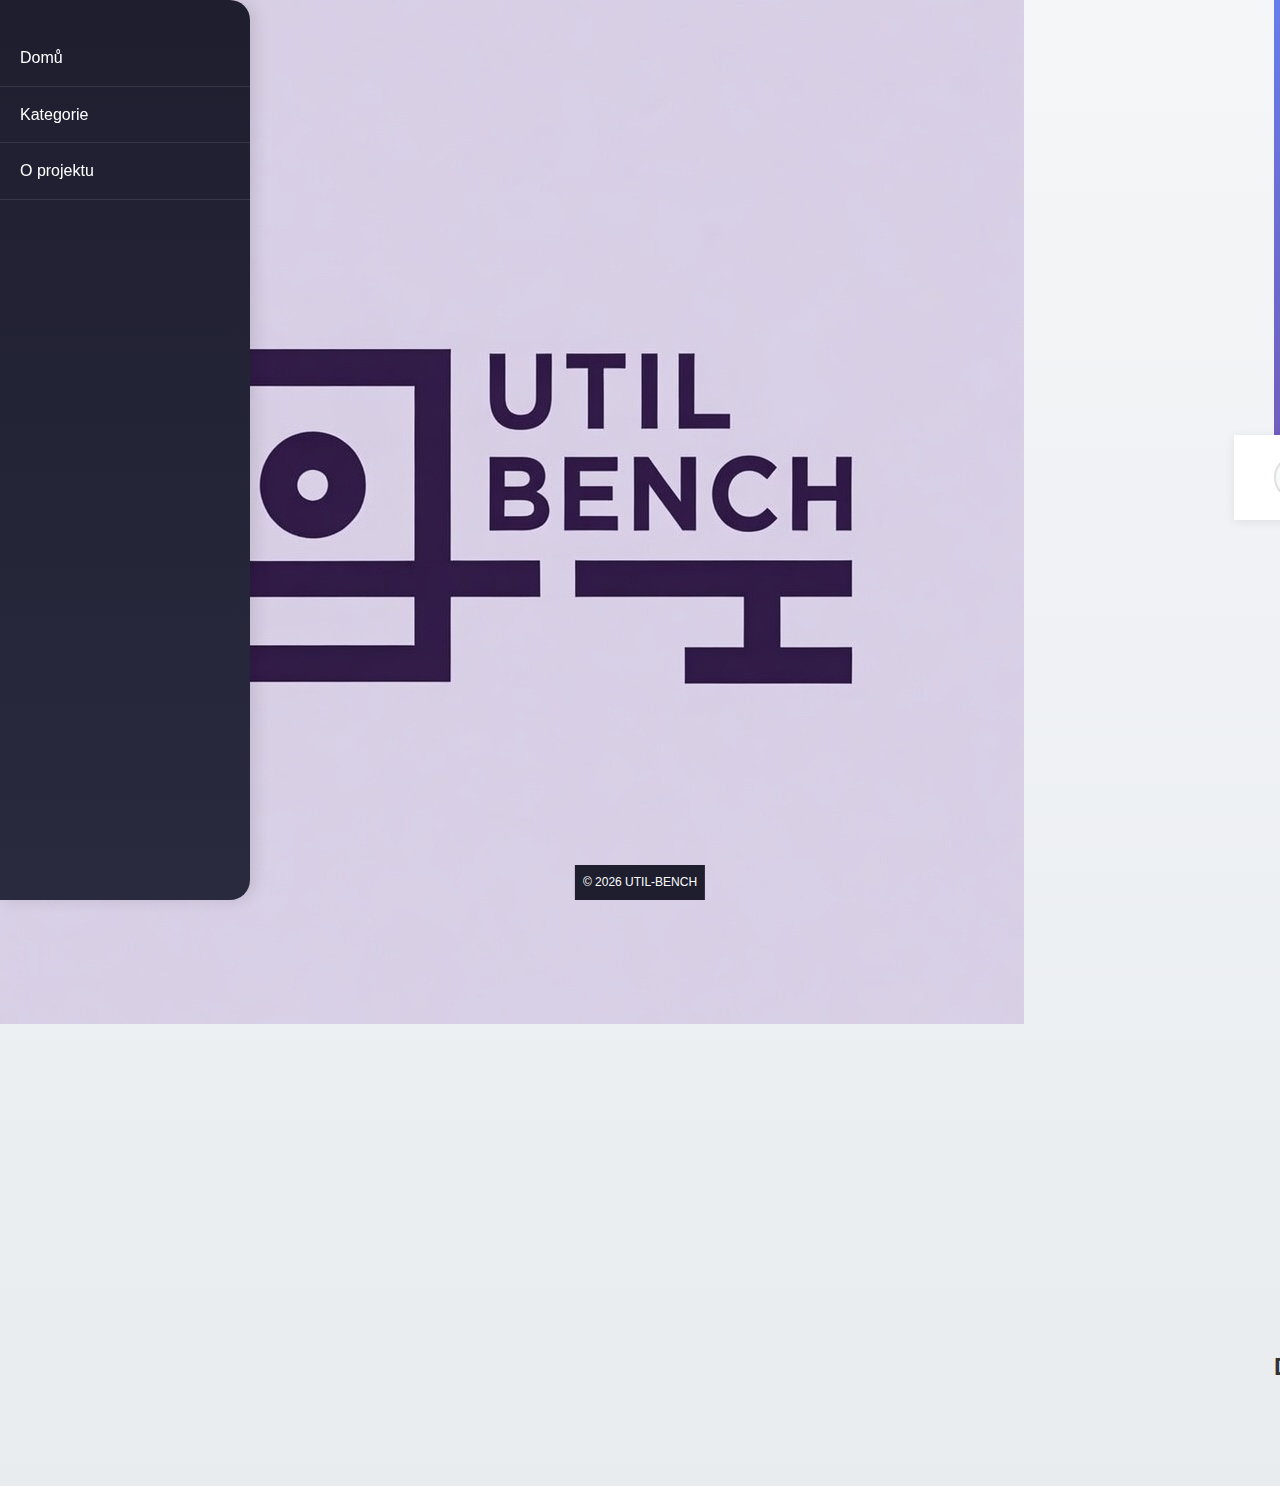
<file: frontend/index.html>
<!DOCTYPE html>
<html lang="cs">
<meta author="Jakub Klášterka, Václav Pašek, Tomáš Zierl, Tadeáš Pokora, Štěpán Žítek">
<head>
    <meta charset="UTF-8">
    <title>UtilBench</title>
    <link rel="stylesheet" href="style.css">
</head>
<body>
<div class="container">
<div class="sidebar-logo">
  <img src="logo.jpg" alt="UTIL-BENCH Logo" class="logo-img">
</div>
<header>
  <nav>
    <a href="#" onclick="event.preventDefault(); navigateTo('home')">Domů</a>
    <a href="#" onclick="event.preventDefault(); navigateTo('kategorie')">Kategorie</a>
    <a href="#" onclick="event.preventDefault(); navigateTo('o-projektu')">O projektu</a>
  </nav>
</header>


<main>

<!-- ============ DOMŮ PAGE ============ -->
<div id="home" class="page">
    <section class="hero">
        <h1>Vyber si spotřebič chytře</h1>
        <p>Porovnání výkonu, ceny a spolehlivosti bez zbytečných recenzí</p>
    </section>
    <div class="global-search-bar">
      <div class="search-box">
        <input type="text" id="searchInput" placeholder="Vyhledat produkty...">
        <div id="searchResults"></div>
      </div>
    </div>
    </section>

    <section class="categories">
        <h2>Kategorie</h2>
        <div class="category-grid">
            <div class="category-item">
                <div class="category" onclick="toggleCategory(this)">
                    <img src="images/kitchen-category.png" alt="Kuchyň" class="category-image"> Kuchyň
                    <span class="toggle">▼</span>
                </div>
                <div class="subcategories">
                    <a href="#" onclick="event.preventDefault(); navigateTo('kuchyn');" class="subcategory">Všechny produkty</a>
                    <a href="#" onclick="event.preventDefault(); navigateTo('mikrovlnky');" class="subcategory">Mikrovlnky</a>
                    <a href="#" onclick="event.preventDefault(); navigateTo('trouba');" class="subcategory">Trouby</a>
                    <a href="#" onclick="event.preventDefault(); navigateTo('lednice');" class="subcategory">Lednice</a>
                    <a href="#" onclick="event.preventDefault(); navigateTo('varnedeska');" class="subcategory">Varné desky</a>
                    <a href="#" onclick="event.preventDefault(); navigateTo('myckanadobi');" class="subcategory">Myčky nádobí</a>
                    <a href="#" onclick="event.preventDefault(); navigateTo('kavorny');" class="subcategory">Kávovary</a>
                    <a href="#" onclick="event.preventDefault(); navigateTo('fritezy');" class="subcategory">Fritézy</a>
                    <a href="#" onclick="event.preventDefault(); navigateTo('mixery');" class="subcategory">Mixéry</a>
                </div>
            </div>
            <div class="category-item">
                <div class="category" onclick="toggleCategory(this)">
                    <img src="images/bathroom-category.png" alt="Koupelna" class="category-image"> Koupelna
                    <span class="toggle">▼</span>
                </div>
                <div class="subcategories">
                    <a href="#" onclick="event.preventDefault(); navigateTo('koupelna');" class="subcategory">Všechny produkty</a>
                    <a href="#" onclick="event.preventDefault(); navigateTo('pracky');" class="subcategory">Pračky</a>
                    <a href="#" onclick="event.preventDefault(); navigateTo('ohrivac');" class="subcategory">Ohřívače vody</a>
                    <a href="#" onclick="event.preventDefault(); navigateTo('ventilator');" class="subcategory">Ventilátory</a>
                    <a href="#" onclick="event.preventDefault(); navigateTo('susicka');" class="subcategory">Sušičky prádla</a>
                    <a href="#" onclick="event.preventDefault(); navigateTo('sprchovka');" class="subcategory">Sprchové hlavice</a>
                    <a href="#" onclick="event.preventDefault(); navigateTo('toaleta');" class="subcategory">Toaletní prkénka</a>
                    <a href="#" onclick="event.preventDefault(); navigateTo('odsavac');" class="subcategory">Odsavače par</a>
                    <a href="#" onclick="event.preventDefault(); navigateTo('zrcadlo');" class="subcategory">Zrcadla s osvětlením</a>
                </div>
            </div>
            <div class="category-item">
                <div class="category" onclick="toggleCategory(this)">
                    <img src="images/computer-category.png" alt="Počítače" class="category-image"> Počítače
                    <span class="toggle">▼</span>
                </div>
                <div class="subcategories">
                    <a href="#" onclick="event.preventDefault(); navigateTo('pocitace');" class="subcategory">Všechny produkty</a>
                    <a href="#" onclick="event.preventDefault(); navigateTo('cpu');" class="subcategory">CPU</a>
                    <a href="#" onclick="event.preventDefault(); navigateTo('gpu');" class="subcategory">GPU</a>
                    <a href="#" onclick="event.preventDefault(); navigateTo('component');" class="subcategory">Komponenty</a>
                    <a href="#" onclick="event.preventDefault(); navigateTo('keyboard');" class="subcategory">Klávesnice</a>
                    <a href="#" onclick="event.preventDefault(); navigateTo('mouse');" class="subcategory">Myši</a>
                    <a href="#" onclick="event.preventDefault(); navigateTo('monitor');" class="subcategory">Monitory</a>
                    <a href="#" onclick="event.preventDefault(); navigateTo('laptop');" class="subcategory">Notebooky</a>
                    <a href="#" onclick="event.preventDefault(); navigateTo('desktop');" class="subcategory">Stolní počítače</a>
                </div>
            </div>
        </div>
    </section>

    <section class="recommended">
      <h2 style="margin-top:30px;">Doporučené</h2>
      <div id="recommended-products" class="products-container"></div>
    </section>

    <section class="benchmark" id="benchmark-home">
        <!-- Produkty se dynamicky načítají z script.js -->
    </section>
</div>

<!-- ============ KATEGORIE PAGE ============ -->
<div id="kategorie" class="page">
    <section class="hero">
        <h1>Kategorie</h1>
        <p>Vyberte kategorii a porovnávejte spotřebiče</p>
    </section>

    <section class="categories">
        <div class="category-grid">
            <div class="category-item">
                <div class="category" onclick="toggleCategory(this)">
                    <img src="images/kitchen-category.png" alt="Kuchyň" class="category-image"> Kuchyně           
                    <span class="toggle">▼</span>
                </div>
                <div class="subcategories">
                    <a href="#" onclick="event.preventDefault(); navigateTo('kuchyn');" class="subcategory">Všechny produkty</a>
                    <a href="#" onclick="event.preventDefault(); navigateTo('mikrovlnky');" class="subcategory">Mikrovlnky</a>
                    <a href="#" onclick="event.preventDefault(); navigateTo('trouba');" class="subcategory">Trouby</a>
                    <a href="#" onclick="event.preventDefault(); navigateTo('lednice');" class="subcategory">Lednice</a>
                    <a href="#" onclick="event.preventDefault(); navigateTo('varnedeska');" class="subcategory">Varné desky</a>
                    <a href="#" onclick="event.preventDefault(); navigateTo('myckanadobi');" class="subcategory">Myčky nádobí</a>
                    <a href="#" onclick="event.preventDefault(); navigateTo('kavorny');" class="subcategory">Kávovary</a>
                    <a href="#" onclick="event.preventDefault(); navigateTo('fritezy');" class="subcategory">Fritézy</a>
                    <a href="#" onclick="event.preventDefault(); navigateTo('mixery');" class="subcategory">Mixéry</a>
                </div>
            </div>
            <div class="category-item">
                <div class="category" onclick="toggleCategory(this)">
                    <img src="images/bathroom-category.png" alt="Koupelna" class="category-image"> Koupelna
                    <span class="toggle">▼</span>
                </div>
                <div class="subcategories">
                    <a href="#" onclick="event.preventDefault(); navigateTo('koupelna');" class="subcategory">Všechny produkty</a>
                    <a href="#" onclick="event.preventDefault(); navigateTo('pracky');" class="subcategory">Pračky</a>
                    <a href="#" onclick="event.preventDefault(); navigateTo('ohrivac');" class="subcategory">Ohřívače vody</a>
                    <a href="#" onclick="event.preventDefault(); navigateTo('ventilator');" class="subcategory">Ventilátory</a>
                    <a href="#" onclick="event.preventDefault(); navigateTo('susicka');" class="subcategory">Sušičky prádla</a>
                    <a href="#" onclick="event.preventDefault(); navigateTo('sprchovka');" class="subcategory">Sprchové hlavice</a>
                    <a href="#" onclick="event.preventDefault(); navigateTo('toaleta');" class="subcategory">Toaletní prkénka</a>
                    <a href="#" onclick="event.preventDefault(); navigateTo('odsavac');" class="subcategory">Odsavače par</a>
                    <a href="#" onclick="event.preventDefault(); navigateTo('zrcadlo');" class="subcategory">Zrcadla s osvětlením</a>
                </div>
            </div>
            <div class="category-item">
                <div class="category" onclick="toggleCategory(this)">
                    <img src="images/computer-category.png" alt="Počítače" class="category-image"> Počítače
                    <span class="toggle">▼</span>
                </div>
                <div class="subcategories">
                    <a href="#" onclick="event.preventDefault(); navigateTo('pocitace');" class="subcategory">Všechny produkty</a>
                    <a href="#" onclick="event.preventDefault(); navigateTo('cpu');" class="subcategory">CPU</a>
                    <a href="#" onclick="event.preventDefault(); navigateTo('gpu');" class="subcategory">GPU</a>
                    <a href="#" onclick="event.preventDefault(); navigateTo('component');" class="subcategory">Komponenty</a>
                    <a href="#" onclick="event.preventDefault(); navigateTo('keyboard');" class="subcategory">Klávesnice</a>
                    <a href="#" onclick="event.preventDefault(); navigateTo('mouse');" class="subcategory">Myši</a>
                    <a href="#" onclick="event.preventDefault(); navigateTo('monitor');" class="subcategory">Monitory</a>
                    <a href="#" onclick="event.preventDefault(); navigateTo('laptop');" class="subcategory">Notebooky</a>
                    <a href="#" onclick="event.preventDefault(); navigateTo('desktop');" class="subcategory">Stolní počítače</a>
                </div>
            </div>
        </div>
    </section>
</div>

<!-- ============ O PROJEKTU PAGE ============ -->
<div id="o-projektu" class="page">
    <section class="hero">
        <h1>O projektu</h1>
        <p>Nástroj pro inteligentní porovnávání domácích spotřebičů</p>
    </section>

    <section class="about">
        <div class="about-content">
            <h2>Co je UtilBench?</h2>
            <p>UtilBench je online platforma zaměřená na porovnávání domácích spotřebičů. 
               Naším cílem je pomoci vám vybrat si ten správný spotřebič na základě skutečných parametrů, ceny a spolehlivosti – bez zbytečných a zavádějících recenzí.</p>
            
            <h2>Naše mise</h2>
            <p>Chceme demystifikovat nákup domácích spotřebičů. Místo dlouhých textů plných subjektivních názorů vám poskytujeme přesná data, benchmark testy a porovnání na jednom místě.</p>
            
            <h2>Jak to funguje?</h2>
            <ul>
                <li><strong>Výběr kategorie:</strong> Zvolte si kategorii spotřebiče (Kuchyň, Koupelna, atd.)</li>
                <li><strong>Porovnání produktů:</strong> Podívejte se na konkrétní produkty a jejich parametry</li>
                <li><strong>Snadné rozhodnutí:</strong> Všechna data jsou v přehledné tabulce</li>
                <li><strong>Nákup:</strong> Přímý odkaz na ověřené obchody</li>
            </ul>
            
            <h2>Autor a tým</h2>
            <p><strong>Tvůrci projektu:</strong></p>
            <ul>
                <li>Jakub Klášterka</li>
                <li>Václav Pašek</li>
                <li>Tomáš Zierl</li>
            </ul>
            <h2>Kontakt</h2>
            <p>Máte návrhy nebo připomínky? Rádi je slyšíme!</p>
            <p><strong>Email:</strong></p>
        </div>
    </section>
</div>

<!-- ============ PRODUKTY PAGES ============ -->
<!-- KUCHYŇ -->
<div id="kuchyn" class="page">
    <section class="hero">
        <h1>🍽️ Kuchyň</h1>
        <p>Porovnání spotřebičů do kuchyně</p>
    </section>
    <section class="benchmark" id="benchmark-kuchyn"></section>
</div>

<!-- MIKROVLNKY -->
<div id="mikrovlnky" class="page">
    <section class="hero">
        <h1>Mikrovlnky</h1>
        <p>Porovnání mikrovlnných trouб</p>
    </section>
    <section class="benchmark" id="benchmark-mikrovlnky"></section>
</div>

<!-- TROUBA -->
<div id="trouba" class="page">
    <section class="hero">
        <h1>Trouby</h1>
        <p>Porovnání elektrických trub</p>
    </section>
    <section class="benchmark" id="benchmark-trouba"></section>
</div>

<!-- LEDNICE -->
<div id="lednice" class="page">
    <section class="hero">
        <h1>Lednice</h1>
        <p>Porovnání chladičů</p>
    </section>
    <section class="benchmark" id="benchmark-lednice"></section>
</div>

<!-- VARNEDESKA -->
<div id="varnedeska" class="page">
    <section class="hero">
        <h1>Varné desky</h1>
        <p>Porovnání varných desek</p>
    </section>
    <section class="benchmark" id="benchmark-varnedeska"></section>
</div>

<!-- MYCKANADOBI -->
<div id="myckanadobi" class="page">
    <section class="hero">
        <h1>Myčky nádobí</h1>
        <p>Porovnání myček nádobí</p>
    </section>
    <section class="benchmark" id="benchmark-myckanadobi"></section>
</div>

<!-- KAVORNY -->
<div id="kavorny" class="page">
    <section class="hero">
        <h1>Kávovary</h1>
        <p>Porovnání kávoven</p>
    </section>
    <section class="benchmark" id="benchmark-kavorny"></section>
</div>

<!-- FRITEZY -->
<div id="fritezy" class="page">
    <section class="hero">
        <h1>Fritézy</h1>
        <p>Porovnání fritéz</p>
    </section>
    <section class="benchmark" id="benchmark-fritezy"></section>
</div>

<!-- MIXERY -->
<div id="mixery" class="page">
    <section class="hero">
        <h1>Mixéry</h1>
        <p>Porovnání mixérů</p>
    </section>
    <section class="benchmark" id="benchmark-mixery"></section>
</div>

<!-- KOUPELNA -->
<div id="koupelna" class="page">
    <section class="hero">
        <h1>🚿 Koupelna</h1>
        <p>Porovnání spotřebičů do koupelny</p>
    </section>
    <section class="benchmark" id="benchmark-koupelna"></section>
</div>

<!-- PRACKY -->
<div id="pracky" class="page">
    <section class="hero">
        <h1>Pračky</h1>
        <p>Porovnání pracích strojů</p>
    </section>
    <section class="benchmark" id="benchmark-pracky"></section>
</div>

<!-- OHRIVAC -->
<div id="ohrivac" class="page">
    <section class="hero">
        <h1>Ohřívače vody</h1>
        <p>Porovnání ohřívačů vody</p>
    </section>
    <section class="benchmark" id="benchmark-ohrivac"></section>
</div>

<!-- VENTILATOR -->
<div id="ventilator" class="page">
    <section class="hero">
        <h1>Ventilátory</h1>
        <p>Porovnání ventilátorů</p>
    </section>
    <section class="benchmark" id="benchmark-ventilator"></section>
</div>

<!-- SUSICKA -->
<div id="susicka" class="page">
    <section class="hero">
        <h1>Sušičky prádla</h1>
        <p>Porovnání sušiček prádla</p>
    </section>
    <section class="benchmark" id="benchmark-susicka"></section>
</div>

<!-- SPRCHOVKA -->
<div id="sprchovka" class="page">
    <section class="hero">
        <h1>Sprchové hlavice</h1>
        <p>Porovnání sprchových hlavic</p>
    </section>
    <section class="benchmark" id="benchmark-sprchovka"></section>
</div>

<!-- TOALETA -->
<div id="toaleta" class="page">
    <section class="hero">
        <h1>Toaletní prkénka</h1>
        <p>Porovnání toaletních prkének</p>
    </section>
    <section class="benchmark" id="benchmark-toaleta"></section>
</div>

<!-- ODSAVAC -->
<div id="odsavac" class="page">
    <section class="hero">
        <h1>Odsavače par</h1>
        <p>Porovnání odsavačů par</p>
    </section>
    <section class="benchmark" id="benchmark-odsavac"></section>
</div>

<!-- ZRCADLO -->
<div id="zrcadlo" class="page">
    <section class="hero">
        <h1>Zrcadla s osvětlením</h1>
        <p>Porovnání zrcadel s osvětlením</p>
    </section>
    <section class="benchmark" id="benchmark-zrcadlo"></section>
</div>

<!-- POCITACE -->
<div id="pocitace" class="page">
    <section class="hero">
        <h1>💻 Počítače</h1>
        <p>Porovnání počítačů a komponent</p>
    </section>
    <section class="benchmark" id="benchmark-pocitace"></section>
</div>

<!-- CPU -->
<div id="cpu" class="page">
    <section class="hero">
        <h1>Procesory (CPU)</h1>
        <p>Porovnání procesorů ze všech výrobců</p>
    </section>
    <section class="benchmark" id="benchmark-cpu"></section>
</div>

<!-- GPU -->
<div id="gpu" class="page">
    <section class="hero">
        <h1>Grafické karty (GPU)</h1>
        <p>Porovnání grafických karet</p>
    </section>
    <section class="benchmark" id="benchmark-gpu"></section>
</div>

<!-- COMPONENT -->
<div id="component" class="page">
    <section class="hero">
        <h1>Komponenty</h1>
        <p>Porovnání počítačových komponent</p>
    </section>
    <section class="benchmark" id="benchmark-component"></section>
</div>

<!-- KEYBOARD -->
<div id="keyboard" class="page">
    <section class="hero">
        <h1>Klávesnice</h1>
        <p>Porovnání klávesnic</p>
    </section>
    <section class="benchmark" id="benchmark-keyboard"></section>
</div>

<!-- MOUSE -->
<div id="mouse" class="page">
    <section class="hero">
        <h1>Myši</h1>
        <p>Porovnání počítačových myší</p>
    </section>
    <section class="benchmark" id="benchmark-mouse"></section>
</div>

<!-- MONITOR -->
<div id="monitor" class="page">
    <section class="hero">
        <h1>Monitory</h1>
        <p>Porovnání monitorů</p>
    </section>
    <section class="benchmark" id="benchmark-monitor"></section>
</div>

<!-- LAPTOP -->
<div id="laptop" class="page">
    <section class="hero">
        <h1>Notebooky</h1>
        <p>Porovnání notebooků</p>
    </section>
    <section class="benchmark" id="benchmark-laptop"></section>
</div>

<!-- DESKTOP -->
<div id="desktop" class="page">
    <section class="hero">
        <h1>Stolní počítače</h1>
        <p>Porovnání stolních počítačů</p>
    </section>
    <section class="benchmark" id="benchmark-desktop"></section>
</div>

<footer>
    <p>© 2026 UTIL-BENCH</p>
</footer>
</main>
</div>

<script>
// ============ SINGLE PAGE APP NAVIGATION ============
// API URLs
const API_URL = 'https://utilbench-api.tomkoid.cz/api/v1/products';
const CATEGORIES_API_URL = 'https://utilbench-api.tomkoid.cz/api/v1/categories';

let products = [];
let categories = [];
let currentPage = 'home';

// Mapování page ID na kategorie a tagy pro filtraci
const pageConfigMap = {
  'cpu': { categoryIds: [1], tag: 'cpu' },
  'gpu': { categoryIds: [1], tag: 'gpu' },
  'component': { categoryIds: [1], tag: 'component' },
  'keyboard': { categoryIds: [1], tag: 'keyboard' },
  'mouse': { categoryIds: [1], tag: 'mouse' },
  'monitor': { categoryIds: [1], tag: 'monitor' },
  'laptop': { categoryIds: [1], tag: 'laptop' },
  'desktop': { categoryIds: [1], tag: 'desktop' },
  'pocitace': { categoryIds: [1], tag: null },
  'mikrovlnky': { categoryIds: [4], tag: 'microwave' },
  'trouba': { categoryIds: [4], tag: 'oven' },
  'lednice': { categoryIds: [4], tag: 'fridge' },
  'varnedeska': { categoryIds: [4], tag: 'cooktop' },
  'myckanadobi': { categoryIds: [4], tag: 'dishwasher' },
  'kavorny': { categoryIds: [4], tag: 'coffee' },
  'fritezy': { categoryIds: [4], tag: 'fryer' },
  'mixery': { categoryIds: [4], tag: 'mixer' },
  'kuchyn': { categoryIds: [4], tag: null },
  'pracky': { categoryIds: [2], tag: 'washer' },
  'ohrivac': { categoryIds: [2], tag: 'heater' },
  'ventilator': { categoryIds: [2], tag: 'fan' },
  'susicka': { categoryIds: [2], tag: 'dryer' },
  'sprchovka': { categoryIds: [2], tag: 'shower' },
  'toaleta': { categoryIds: [2], tag: 'toilet' },
  'odsavac': { categoryIds: [2], tag: 'extractor' },
  'zrcadlo': { categoryIds: [2], tag: 'mirror' },
  'koupelna': { categoryIds: [2], tag: null }
};

// Naviguj na novou stránku
function navigateTo(pageId) {
  try {
    // Skryj všechny stránky
    document.querySelectorAll('.page').forEach(page => {
      page.style.display = 'none';
      page.classList.remove('active');
    });
    
    // Zobraz vybranou stránku
    const page = document.getElementById(pageId);
    if (page) {
      page.style.display = 'block';
      page.classList.add('active');
      currentPage = pageId;
      
      // Načti produkty pro tuto stránku
      if (pageId !== 'home' && pageId !== 'kategorie' && pageId !== 'o-projektu') {
        loadProductsForPage(pageId);
      }
      
      // Očisti search input
      const searchInput = document.getElementById('searchInput');
      if (searchInput) {
        searchInput.value = '';
      }
    } else {
      console.error('Stránka nenalezena:', pageId);
    }
    
    // Zkroluj na začátek
    window.scrollTo(0, 0);
  } catch (error) {
    console.error('Chyba v navigateTo:', error);
  }
}

// Filtruj produkty podle stránky a zobraz je
function loadProductsForPage(pageId) {
  const benchmarkId = 'benchmark-' + pageId;
  const benchmarkSection = document.getElementById(benchmarkId);
  
  if (!benchmarkSection) {
    console.warn('Benchmark section nenalezen:', benchmarkId);
    return;
  }
  
  const config = pageConfigMap[pageId];
  if (!config) {
    benchmarkSection.innerHTML = '<p>Žádné produkty nenalezeny.</p>';
    return;
  }
  
  const { categoryIds, tag } = config;
  
  if (!products || products.length === 0) {
    benchmarkSection.innerHTML = '<h2>Benchmark – Porovnání Produktů</h2><p>Načítám produkty...</p>';
    console.log('Produkty ještě nejsou načteny, znovu se pokouším...');
    // Znovu se pokus načíst produkty
    loadProducts().then(() => {
      loadProductsForPage(pageId);
    });
    return;
  }
  
  let filtered = products.filter(product => {
    if (product.category_id === null || product.category_id === undefined) return false;
    return categoryIds.includes(Number(product.category_id));
  });
  
  // Filtruj podle tagu, pokud existuje
  if (tag) {
    filtered = filtered.filter(product => {
      if (!product.tag) return false;
      const tagLower = tag.toLowerCase();
      const productTag = product.tag.toLowerCase();
      // Povolit i množné číslo (např. CPUs, Microwaves)
      return (
        productTag === tagLower ||
        productTag === tagLower + 's' ||
        productTag === tagLower + 'es' ||
        productTag.includes(tagLower) ||
        productTag.includes(tagLower + 's') ||
        productTag.includes(tagLower + 'es')
      );
    });
  }
  
  displayBenchmarkForPage(benchmarkSection, filtered);
}

// Zobraz produkty v benchmark sekci
function displayBenchmarkForPage(section, data) {
  section.innerHTML = '<h2>Benchmark – Porovnání Produktů</h2><div class="products-container"></div>';
  const container = section.querySelector('.products-container');
  
  if (!data || data.length === 0) {
    section.innerHTML += '<p>Žádné produkty nenalezeny.</p>';
    return;
  }
  
  data.forEach(product => {
    const card = document.createElement('div');
    card.className = 'card';
    
    // Příprava fotky - Hledá fotku podle ID produktu (image-{id}.jpg)
    let imageHTML = '';
    const productId = product.id || product.product_id;
    let imageUrl = null;
    
    // Zkusí hledat fotku s názvem: image-{id}.jpg
    if (productId) {
      imageUrl = `images/image-${productId}.jpg`;
    }
    
    if (imageUrl) {
      imageHTML = `<div class="card-image-small"><img src="${imageUrl}" alt="${product.name}" onerror="this.parentElement.style.background='linear-gradient(135deg, #667eea 0%, #764ba2 100%)'"></div>`;
    } else {
      // Prázdná gradient plocha
      imageHTML = `<div class="card-image-small"></div>`;
    }
    
    let specsHTML = '';
    if (product.specifications && typeof product.specifications === 'object') {
      specsHTML = '<div class="card-specs"><table>';
      for (const [key, value] of Object.entries(product.specifications)) {
        specsHTML += `<tr><th>${key}</th><td>${value}</td></tr>`;
      }
      specsHTML += '</table></div>';
    }
    
    const categoryName = product.category_name || 'Ostatní';
    

    card.innerHTML = `
      <div class="card-header">
        ${imageHTML}
        <h3>${product.name}</h3>
      </div>
      <div class="card-body">
        <p class="category-badge">${categoryName}</p>
        ${specsHTML}
        <button class="compare-btn" data-product-name="${encodeURIComponent(product.name)}">Porovnat</button>
      </div>
    `;
    container.appendChild(card);
  });

  // Přidat event listenery na tlačítka Porovnat
  section.querySelectorAll('.compare-btn').forEach(btn => {
    btn.addEventListener('click', function() {
      const name = decodeURIComponent(this.getAttribute('data-product-name'));
      const isActive = this.classList.contains('active');
      if (isActive) {
        removeFromCompare(name);
        this.classList.remove('active');
        this.textContent = 'Porovnat';
      } else {
        addToCompare(name);
        this.classList.add('active');
        this.textContent = 'Odebrat z porovnání';
      }
    });
  });

// Odebrat produkt z porovnání
function removeFromCompare(name) {
  const list = document.getElementById('compare-list');
  if (!list) return;
  const ul = list.querySelector('.compare-ul');
  if (!ul) return;
  [...ul.children].forEach(li => {
    if (li.textContent === name) li.remove();
  });
  // Pokud je seznam prázdný, odstraníme celý blok
  if (ul.children.length === 0) list.remove();
}
}

// Přidat produkt do seznamu porovnání v menu
function addToCompare(name) {
  let list = document.getElementById('compare-list');
  if (!list) {
    // Pokud seznam neexistuje, vytvoř ho v menu
    const sidebar = document.querySelector('header');
    list = document.createElement('div');
    list.id = 'compare-list';
    list.innerHTML = '<div class="compare-title">Porovnání:</div><ul class="compare-ul"></ul>';
    sidebar.appendChild(list);
  }
  const ul = list.querySelector('.compare-ul');
  // Zamezit duplicitám
  if ([...ul.children].some(li => li.textContent === name)) return;
  const li = document.createElement('li');
  li.textContent = name;
  ul.appendChild(li);
  // Pokud jsou vybrány dva produkty, otevři compare.html s parametry
  if (ul.children.length === 2) {
    const selected = [...ul.children].map(li => encodeURIComponent(li.textContent));
    const url = `compare.html?product1=${selected[0]}&product2=${selected[1]}`;
    window.open(url, '_blank');
  }
}


// Rozbal/sbal kategorie
function toggleCategory(element) {
  try {
    const subcategories = element.nextElementSibling;
    const toggle = element.querySelector('.toggle');
    
    if (subcategories && toggle) {
      subcategories.classList.toggle('open');
      toggle.textContent = subcategories.classList.contains('open') ? '▲' : '▼';
    }
  } catch (error) {
    console.error('Chyba v toggleCategory:', error);
  }
}

// Načti kategorie z API
async function loadCategories() {
  try {
    console.log('Načítám kategorie z API:', CATEGORIES_API_URL);
    const response = await fetch(CATEGORIES_API_URL);
    
    if (!response.ok) {
      throw new Error(`Chyba API: ${response.status}`);
    }
    
    const data = await response.json();
    categories = data.categories || data;
    console.log('Kategorie načteny:', categories);
  } catch (error) {
    console.error('Chyba při načítání kategorií:', error);
  }
}

// Načti a zobraz produkty ze serveru
async function loadProducts() {
  try {
    console.log('Načítám data z API:', API_URL);
    const response = await fetch(API_URL);
    
    if (!response.ok) {
      throw new Error(`Chyba API: ${response.status}`);
    }
    
    const data = await response.json();
    products = data.products || data;
    console.log('Data načtena:', products);
    console.log('Počet produktů:', products.length);
  } catch (error) {
    console.error('Chyba při načítání dat:', error);
    console.log('Pokud je API nedostupná, aplikace přesto funguje. Otevřete konzoli (F12) pro více detailů.');
  }
}

// Filtruj a zobraz produkty podle vyhledávacího dotazu - HLEDÁ VE VŠECH PRODUKTECH
function filterAndDisplay(query) {
  const benchmarkId = 'benchmark-' + currentPage;
  const benchmarkSection = document.getElementById(benchmarkId);
  
  if (!benchmarkSection) return;
  
  // Pokud je prázdný dotaz, zobraz produkty aktuální stránky
  if (!query.trim()) {
    if (currentPage !== 'home' && currentPage !== 'kategorie' && currentPage !== 'o-projektu') {
      loadProductsForPage(currentPage);
    }
    return;
  }
  
  // Hledej ve VŠECH produktech bez ohledu na aktuální stránku
  const filtered = products.filter(p => 
    (p.name && p.name.toLowerCase().includes(query.toLowerCase())) ||
    (p.category_name && p.category_name.toLowerCase().includes(query.toLowerCase())) ||
    (p.tag && p.tag.toLowerCase().includes(query.toLowerCase()))
  );
  
  displayBenchmarkForPage(benchmarkSection, filtered);
}

// Inicializace
document.addEventListener('DOMContentLoaded', async () => {
  console.log('Inicializuji SPA aplikaci...');
  await loadCategories();
  await loadProducts();
  
  const searchInput = document.getElementById('searchInput');
  if (searchInput) {
    searchInput.addEventListener('input', (e) => {
      filterAndDisplay(e.target.value);
    });
  }
  
  // Načti domovskou stránku
  navigateTo('home');

  // === DOPORUČENÉ PRODUKTY ===
  function renderRecommended(products) {
    const container = document.getElementById('recommended-products');
    if (!container) return;
    container.innerHTML = '';
    // Vyber náhodně 3 různé produkty
    const shuffled = products.slice().sort(() => 0.5 - Math.random());
    const selected = shuffled.slice(0, 3);
    selected.forEach(product => {
      const card = document.createElement('div');
      card.className = 'card';
      let imageUrl = '';
      const productId = product.id || product.product_id;
      if (productId) {
        imageUrl = `images/image-${productId}.jpg`;
      } else {
        imageUrl = 'images/placeholder.png';
      }
      card.innerHTML = `
        <div class="card-header">
          <div class="card-image-small"><img src="${imageUrl}" alt="${product.name}" onerror="this.parentElement.style.background='linear-gradient(135deg, #667eea 0%, #764ba2 100%)'"></div>
          <h3>${product.name}</h3>
        </div>
        <div class="card-body">
          <p class="category-badge">${product.category_name || 'Ostatní'}</p>
          <p>${product.description || ''}</p>
        </div>
      `;
      container.appendChild(card);
    });
  }

  // Po načtení produktů zobraz doporučené
  if (products && products.length > 0) {
    renderRecommended(products);
  } else {
    // Pokud ještě nejsou produkty, počkej na jejich načtení
    const origLoadProducts = loadProducts;
    window.loadProducts = async function() {
      await origLoadProducts.apply(this, arguments);
      renderRecommended(products);
    };
  }
  console.log('SPA aplikace připravena');
});
</script>

</body>
</html>
</file>
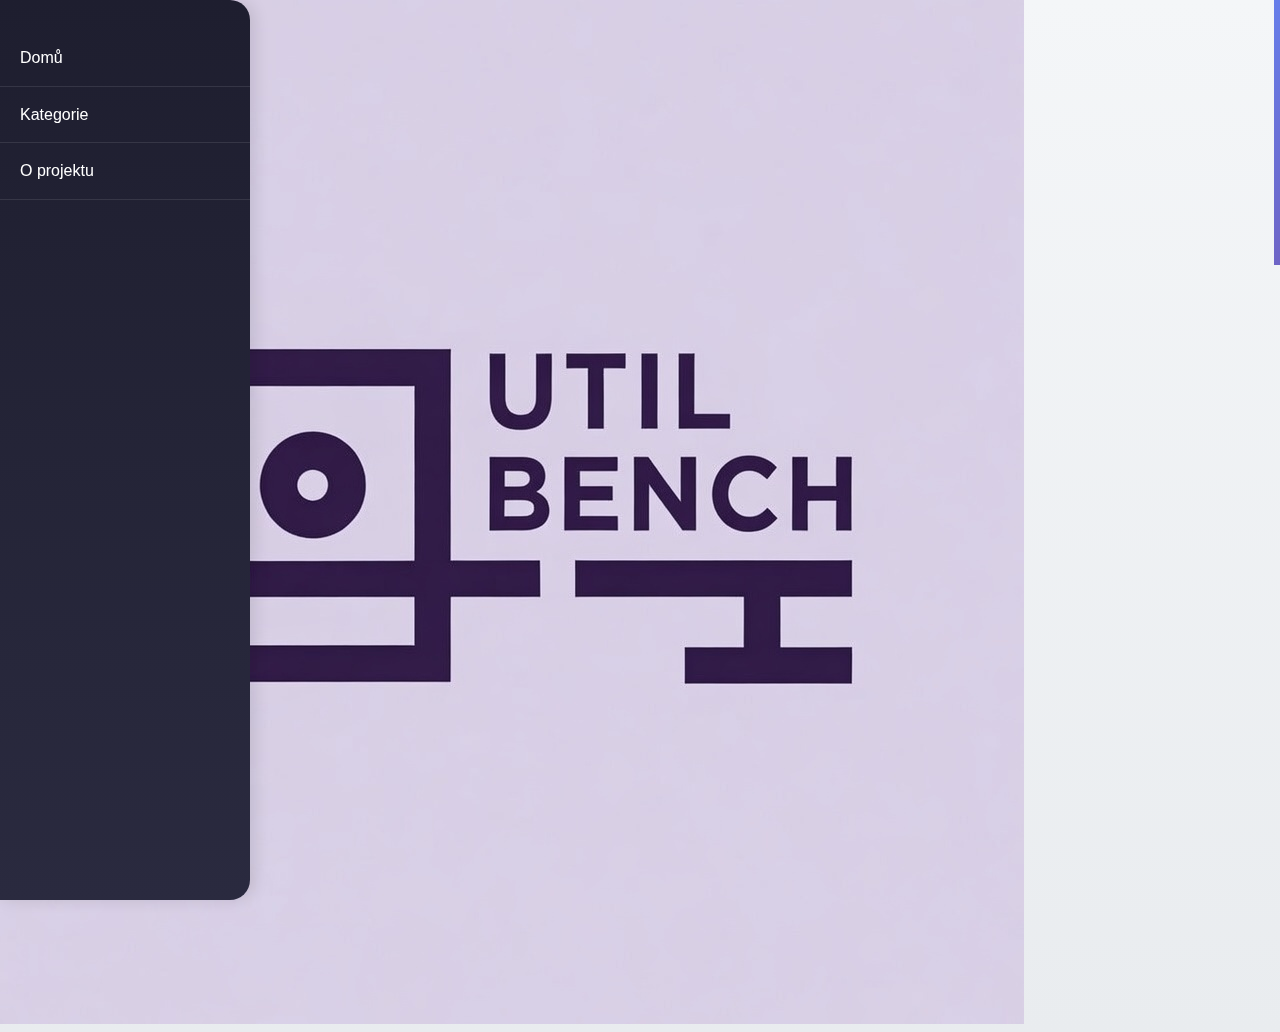
<file: frontend/compare.html>
<!DOCTYPE html>
<html lang="cs">
<head>
    <meta charset="UTF-8">
    <title>Porovnání produktů | UtilBench</title>
    <link rel="stylesheet" href="style.css">
</head>
<body>
<div class="container">
    <div class="sidebar-logo">
        <img src="logo.jpg" alt="UTIL-BENCH Logo" class="logo-img">
    </div>
    <header>
        <nav>
            <a href="#" onclick="window.location.href='index-spa.html'">Domů</a>
            <a href="#" onclick="window.location.href='index-spa.html#kategorie'">Kategorie</a>
            <a href="#" onclick="window.location.href='index-spa.html#o-projektu'">O projektu</a>
        </nav>
    </header>
    <main>
        <section class="hero">
            <h1>Porovnání produktů</h1>
        </section>
        <section class="compare-page">
            <div id="compare-content">
                <!-- Sem se dynamicky vloží porovnávané produkty -->
            </div>
        </section>
    </main>
</div>
</body>
<script src="compare.js"></script>
</html>
</file>
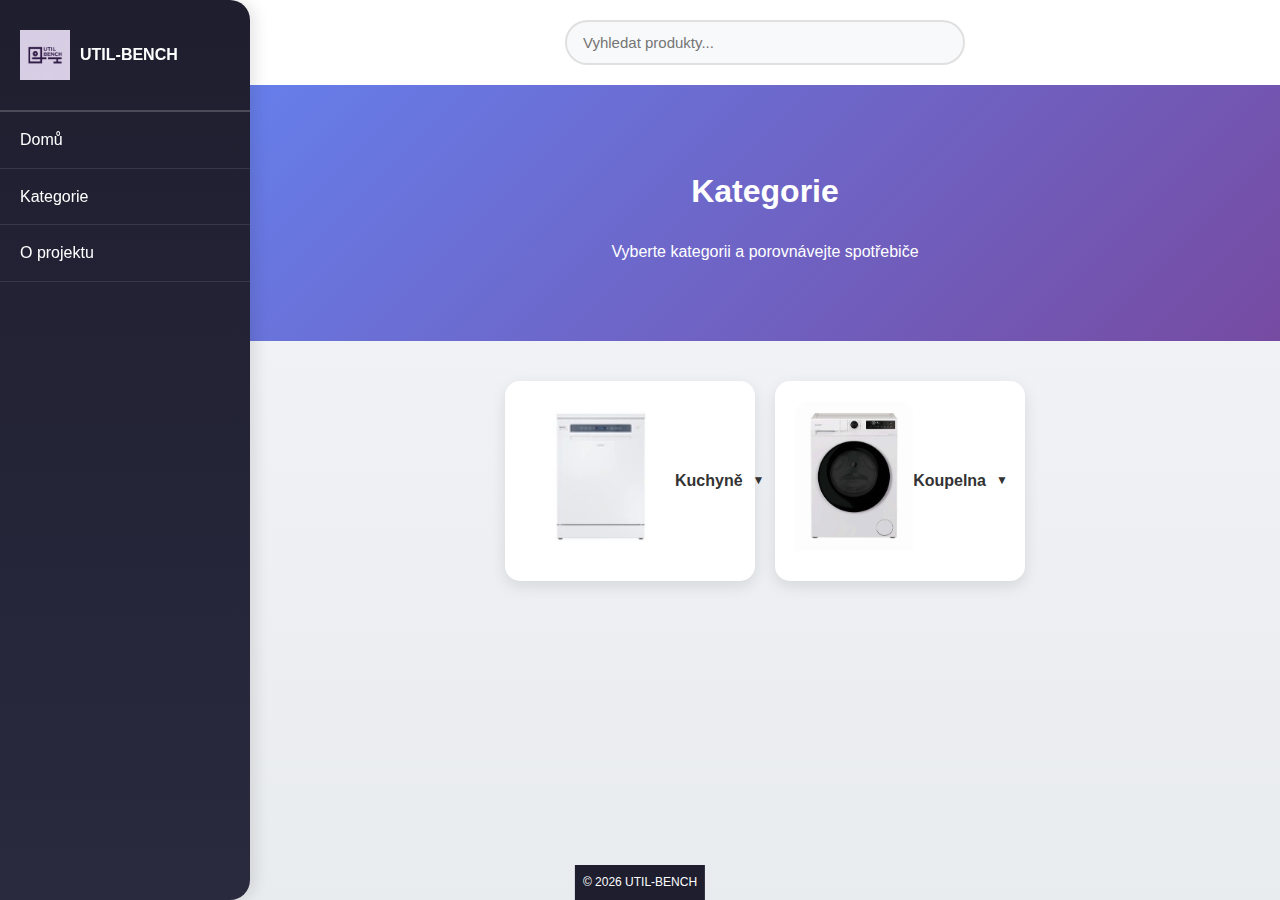
<file: frontend/kategorie.html>
<!DOCTYPE html>
<html lang="cs">
<meta author="Jakub Klášterka, Václav Pašek, Tomáš Zierl">
<head>
    <meta charset="UTF-8">
    <title>UtilBench - Kategorie</title>
    <link rel="stylesheet" href="style.css">
</head>
<body>
<div class="container">
<header>
    <div class="logo-container">
        <img src="logo.jpg" alt="UTIL-BENCH Logo" class="logo-img">
        <div class="logo">UTIL-BENCH</div>
    </div>
    <nav>
        <a href="index.html">Domů</a>
        <a href="kategorie.html">Kategorie</a>
        <a href="o-projektu.html">O projektu</a>
    </nav>
</header>

<main>
<div class="global-search-bar">
    <div class="search-box">
        <input type="text" id="searchInput" placeholder="Vyhledat produkty...">
        <div id="searchResults"></div>
    </div>
</div>
<section class="hero">
    <h1>Kategorie</h1>
    <p>Vyberte kategorii a porovnávejte spotřebiče</p>
</section>

<section class="categories">
    <div class="category-grid">
        <div class="category-item">
            <div class="category" onclick="toggleCategory(this)">
                <img src="images/kitchen-category.png" alt="Kuchyň" class="category-image"> Kuchyně           
                <span class="toggle">▼</span>
            </div>
            <div class="subcategories">
                <a href="kuchyn.html" class="subcategory">Všechny produkty</a>
                <a href="mikrovlnky.html" class="subcategory">Mikrovlnky</a>
                <a href="#" class="subcategory">Trouby</a>
                <a href="#" class="subcategory">Lednice</a>
                <a href="#" class="subcategory">Varné desky</a>
                <a href="#" class="subcategory">Myčky nádobí</a>
                <a href="#" class="subcategory">Kávovary</a>
                <a href="#" class="subcategory">Fritézy</a>
                <a href="#" class="subcategory">Mixéry</a>
            </div>
        </div>
        <div class="category-item">
            <div class="category" onclick="toggleCategory(this)">
                <img src="images/bathroom-category.png" alt="Koupelna" class="category-image"> Koupelna
                <span class="toggle">▼</span>
            </div>
            <div class="subcategories">
                <a href="koupelna.html" class="subcategory">Všechny produkty</a>
                <a href="pracky.html" class="subcategory">Pračky</a>
                <a href="#" class="subcategory">Ohřívače vody</a>
                <a href="#" class="subcategory">Ventilátory</a>
                <a href="#" class="subcategory">Sušičky prádla</a>
                <a href="#" class="subcategory">Sprchové hlavice</a>
                <a href="#" class="subcategory">Toaletní prkénka</a>
                <a href="#" class="subcategory">Odsavače par</a>
                <a href="#" class="subcategory">Zrcadla s osvětlením</a>
            </div>
        </div>
    </div>
</section>

<footer>
    <p>© 2026 UTIL-BENCH</p>
</footer>
</main>
</div>

<script>
function toggleCategory(element) {
    const subcategories = element.nextElementSibling;
    const toggle = element.querySelector('.toggle');
    
    subcategories.classList.toggle('open');
    toggle.textContent = subcategories.classList.contains('open') ? '▲' : '▼';
}
</script>

<script>
const products = [
    { name: 'Samsung MW3500', link: 'mikrovlnky.html', category: 'Mikrovlnky' },
    { name: 'LG F4WV3496AD', link: 'pracky.html', category: 'Pračky' }
];

document.getElementById('searchInput').addEventListener('input', function() {
    const query = this.value.toLowerCase();
    const resultsDiv = document.getElementById('searchResults');
    if (query === '') {
        resultsDiv.innerHTML = '';
        return;
    }
    const filtered = products.filter(p => p.name.toLowerCase().includes(query));
    resultsDiv.innerHTML = filtered.map(p => `<div><a href="${p.link}">${p.name} - ${p.category}</a></div>`).join('');
});
</script>

</body>
</html>
</file>
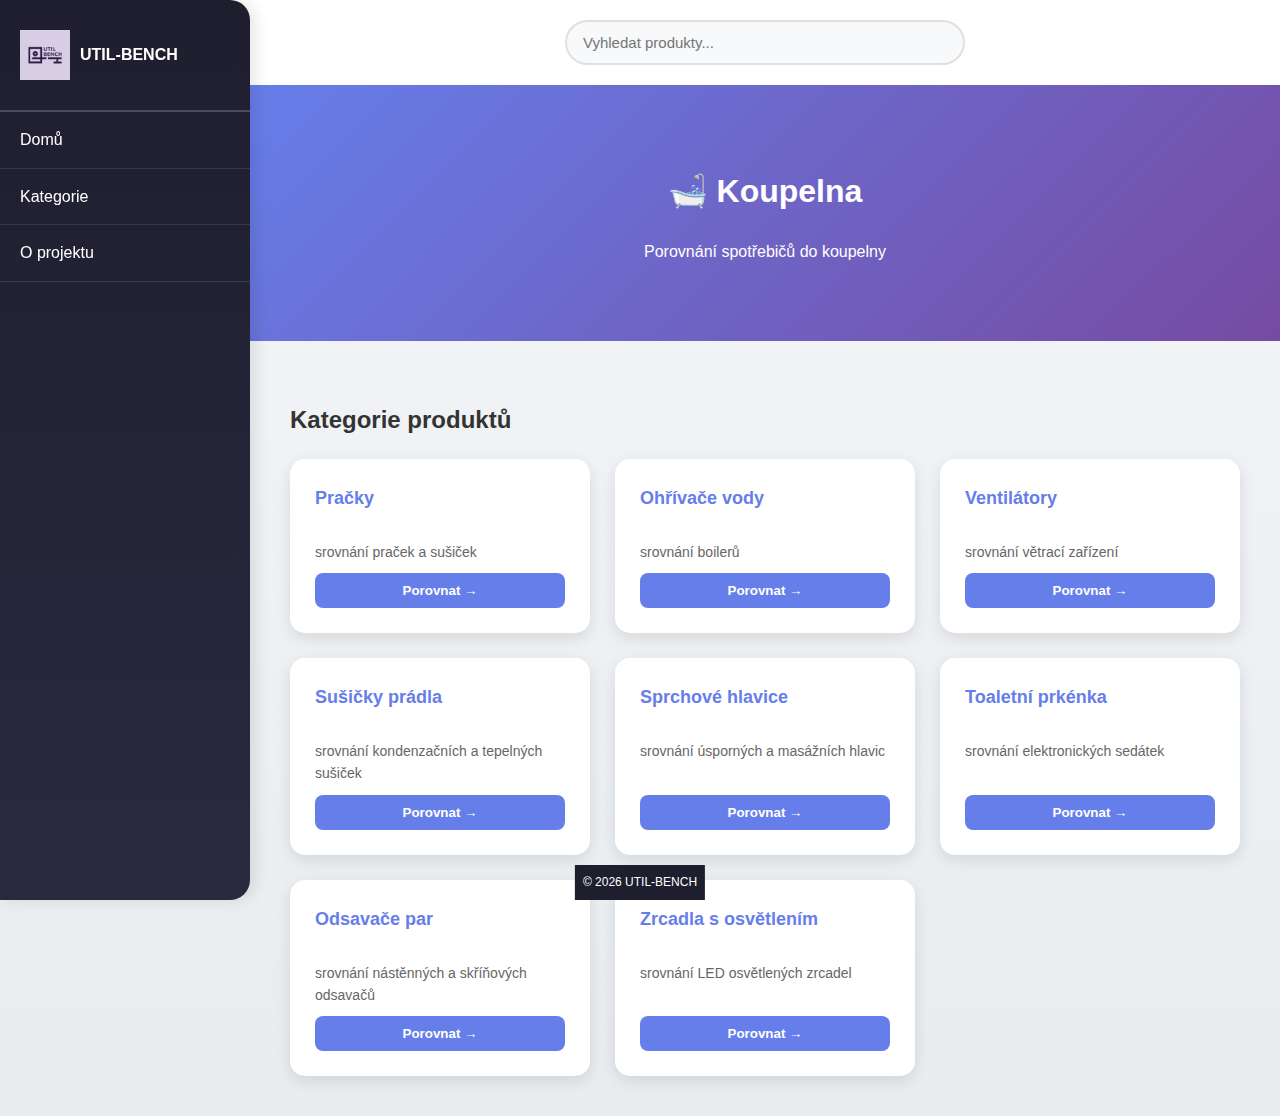
<file: frontend/koupelna.html>
<!DOCTYPE html>
<html lang="cs">
<meta author="Jakub Klášterka, Václav Pašek, Tomáš Zierl, Tadeáš Pokora, Štěpán Žítek">
<head>
    <meta charset="UTF-8">
    <title>UtilBench - Koupelna</title>
    <link rel="stylesheet" href="style.css">
</head>
<body>
<div class="container">
<header>
    <div class="logo-container">
        <img src="logo.jpg" alt="UTIL-BENCH Logo" class="logo-img">
        <div class="logo">UTIL-BENCH</div>
    </div>
    <nav>
        <a href="index.html">Domů</a>
        <a href="kategorie.html">Kategorie</a>
        <a href="o-projektu.html">O projektu</a>
    </nav>
</header>

<main>
<div class="global-search-bar">
    <div class="search-box">
        <input type="text" id="searchInput" placeholder="Vyhledat produkty...">
        <div id="searchResults"></div>
    </div>
</div>
<section class="hero">
    <h1>🛁 Koupelna</h1>
    <p>Porovnání spotřebičů do koupelny</p>
</section>

<section class="products">
    <h2>Kategorie produktů</h2>
    <div class="product-grid">
        <a href="pracky.html" class="product-card">
            <h3>Pračky</h3>
            <p>srovnání praček a sušiček</p>
            <button>Porovnat →</button>
        </a>
        <div class="product-card">
            <h3>Ohřívače vody</h3>
            <p>srovnání boilerů</p>
            <button>Porovnat →</button>
        </div>
        <div class="product-card">
            <h3>Ventilátory</h3>
            <p>srovnání větrací zařízení</p>
            <button>Porovnat →</button>
        </div>
        <div class="product-card">
            <h3>Sušičky prádla</h3>
            <p>srovnání kondenzačních a tepelných sušiček</p>
            <button>Porovnat →</button>
        </div>
        <div class="product-card">
            <h3>Sprchové hlavice</h3>
            <p>srovnání úsporných a masážních hlavic</p>
            <button>Porovnat →</button>
        </div>
        <div class="product-card">
            <h3>Toaletní prkénka</h3>
            <p>srovnání elektronických sedátek</p>
            <button>Porovnat →</button>
        </div>
        <div class="product-card">
            <h3>Odsavače par</h3>
            <p>srovnání nástěnných a skříňových odsavačů</p>
            <button>Porovnat →</button>
        </div>
        <div class="product-card">
            <h3>Zrcadla s osvětlením</h3>
            <p>srovnání LED osvětlených zrcadel</p>
            <button>Porovnat →</button>
        </div>
    </div>
</section>

<footer>
    <p>© 2026 UTIL-BENCH</p>
</footer>
</main>
</div>

<script>
const products = [
    { name: 'Samsung MW3500', link: 'mikrovlnky.html', category: 'Mikrovlnky' },
    { name: 'LG F4WV3496AD', link: 'pracky.html', category: 'Pračky' }
];

document.getElementById('searchInput').addEventListener('input', function() {
    const query = this.value.toLowerCase();
    const resultsDiv = document.getElementById('searchResults');
    if (query === '') {
        resultsDiv.innerHTML = '';
        return;
    }
    const filtered = products.filter(p => p.name.toLowerCase().includes(query));
    resultsDiv.innerHTML = filtered.map(p => `<div><a href="${p.link}">${p.name} - ${p.category}</a></div>`).join('');
});
</script>

</body>
</html>
</file>
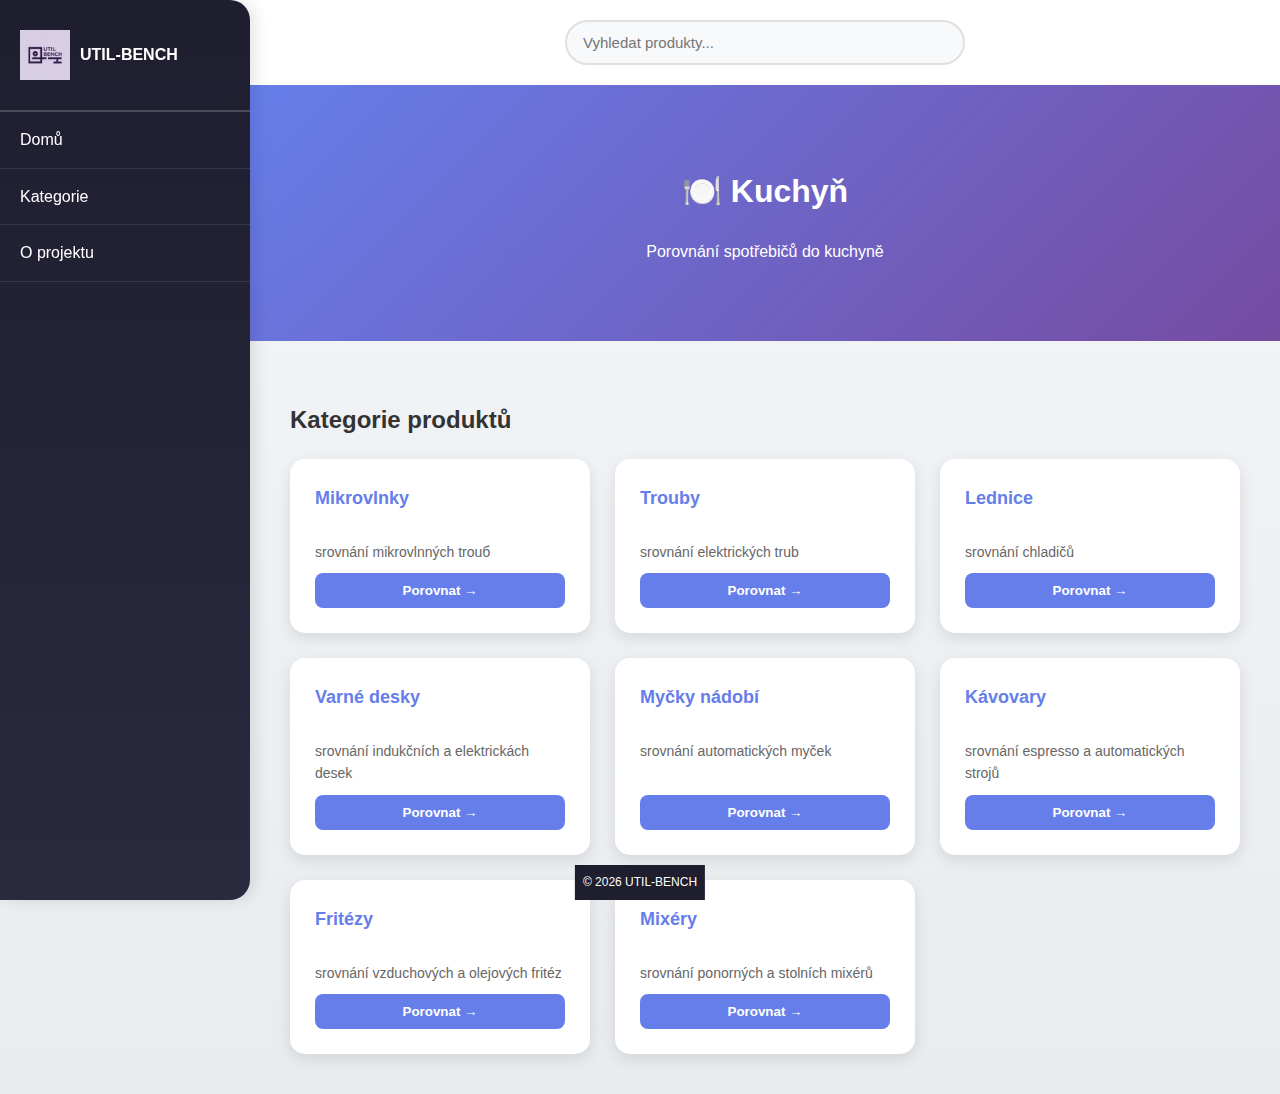
<file: frontend/kuchyn.html>
<!DOCTYPE html>
<html lang="cs">
<meta author="Jakub Klášterka, Václav Pašek, Tomáš Zierl, Tadeáš Pokora, Štěpán Žítek">
<head>
    <meta charset="UTF-8">
    <title>UtilBench - Kuchyň</title>
    <link rel="stylesheet" href="style.css">
</head>
<body>
<div class="container">
<header>
    <div class="logo-container">
        <img src="logo.jpg" alt="UTIL-BENCH Logo" class="logo-img">
        <div class="logo">UTIL-BENCH</div>
    </div>
    <nav>
        <a href="index.html">Domů</a>
        <a href="kategorie.html">Kategorie</a>
        <a href="o-projektu.html">O projektu</a>
    </nav>
</header>

<main>
<div class="global-search-bar">
    <div class="search-box">
        <input type="text" id="searchInput" placeholder="Vyhledat produkty...">
        <div id="searchResults"></div>
    </div>
</div>
<section class="hero">
    <h1>🍽️ Kuchyň</h1>
    <p>Porovnání spotřebičů do kuchyně</p>
</section>

<section class="products">
    <h2>Kategorie produktů</h2>
    <div class="product-grid">
        <a href="mikrovlnky.html" class="product-card">
            <h3>Mikrovlnky</h3>
            <p>srovnání mikrovlnných trouб</p>
            <button>Porovnat →</button>
        </a>
        <div class="product-card">
            <h3>Trouby</h3>
            <p>srovnání elektrických trub</p>
            <button>Porovnat →</button>
        </div>
        <div class="product-card">
            <h3>Lednice</h3>
            <p>srovnání chladičů</p>
            <button>Porovnat →</button>
        </div>
        <div class="product-card">
            <h3>Varné desky</h3>
            <p>srovnání indukčních a elektrickách desek</p>
            <button>Porovnat →</button>
        </div>
        <div class="product-card">
            <h3>Myčky nádobí</h3>
            <p>srovnání automatických myček</p>
            <button>Porovnat →</button>
        </div>
        <div class="product-card">
            <h3>Kávovary</h3>
            <p>srovnání espresso a automatických strojů</p>
            <button>Porovnat →</button>
        </div>
        <div class="product-card">
            <h3>Fritézy</h3>
            <p>srovnání vzduchových a olejových fritéz</p>
            <button>Porovnat →</button>
        </div>
        <div class="product-card">
            <h3>Mixéry</h3>
            <p>srovnání ponorných a stolních mixérů</p>
            <button>Porovnat →</button>
        </div>
    </div>
</section>

<footer>
    <p>© 2026 UTIL-BENCH</p>
</footer>
</main>
</div>

<script>
const products = [
    { name: 'Samsung MW3500', link: 'mikrovlnky.html', category: 'Mikrovlnky' },
    { name: 'LG F4WV3496AD', link: 'pracky.html', category: 'Pračky' }
];

document.getElementById('searchInput').addEventListener('input', function() {
    const query = this.value.toLowerCase();
    const resultsDiv = document.getElementById('searchResults');
    if (query === '') {
        resultsDiv.innerHTML = '';
        return;
    }
    const filtered = products.filter(p => p.name.toLowerCase().includes(query));
    resultsDiv.innerHTML = filtered.map(p => `<div><a href="${p.link}">${p.name} - ${p.category}</a></div>`).join('');
});
</script>

</body>
</html>
</file>
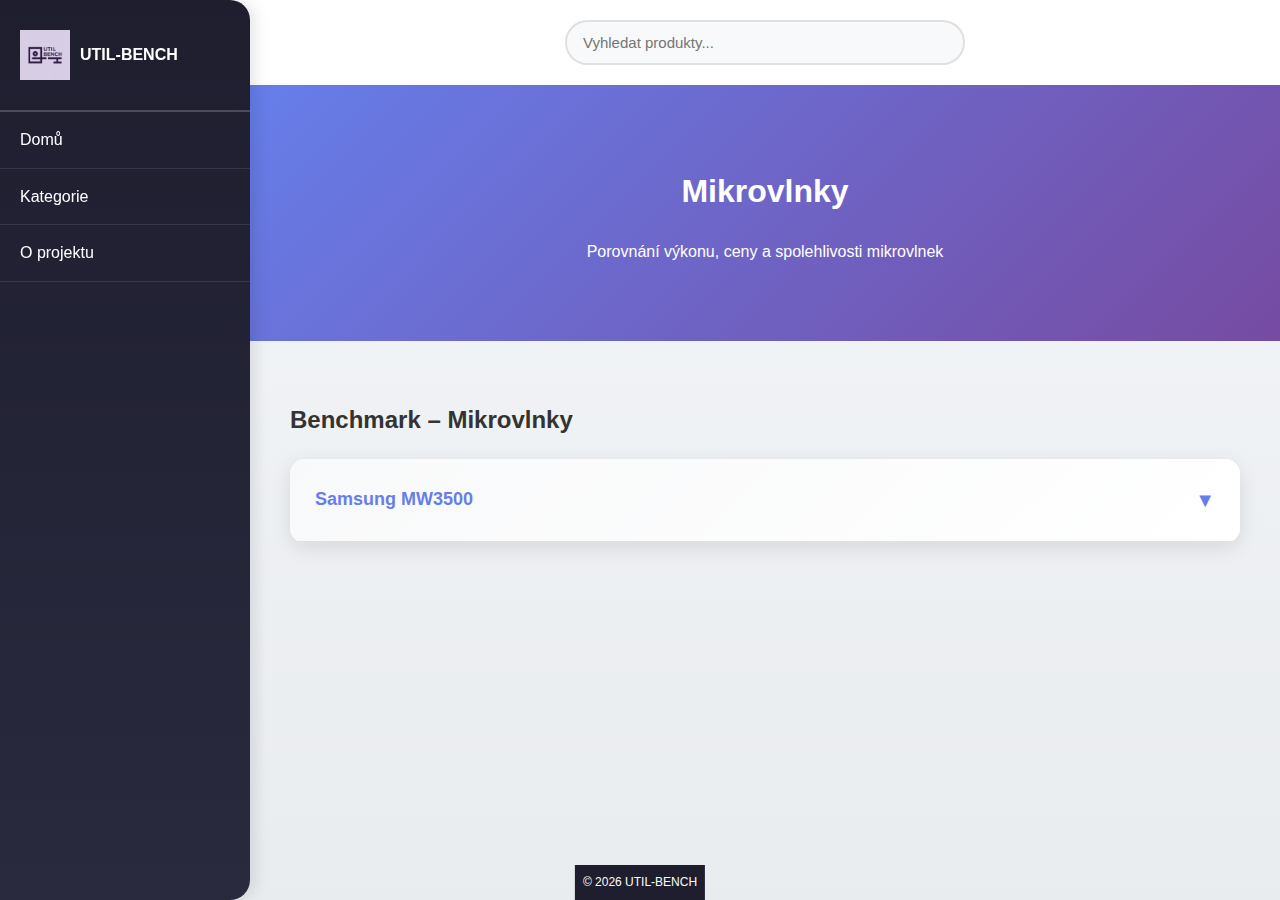
<file: frontend/mikrovlnky.html>
<!DOCTYPE html>
<html lang="cs">
<meta author="Jakub Klášterka, Václav Pašek, Tomáš Zierl, Tadeáš Pokora, Štěpán Žítek">
<head>
    <meta charset="UTF-8">
    <title>UtilBench - Mikrovlnky</title>
    <link rel="stylesheet" href="style.css">
</head>
<body>
<div class="container">
<header>
    <div class="logo-container">
        <img src="logo.jpg" alt="UTIL-BENCH Logo" class="logo-img">
        <div class="logo">UTIL-BENCH</div>
    </div>
    <nav>
        <a href="index.html">Domů</a>
        <a href="kategorie.html">Kategorie</a>
        <a href="o-projektu.html">O projektu</a>
    </nav>
</header>

<main>
<div class="global-search-bar">
    <div class="search-box">
        <input type="text" id="searchInput" placeholder="Vyhledat produkty...">
        <div id="searchResults"></div>
    </div>
</div>
<section class="hero">
    <h1>Mikrovlnky</h1>
    <p>Porovnání výkonu, ceny a spolehlivosti mikrovlnek</p>
</section>

<section class="benchmark">
    <h2>Benchmark – Mikrovlnky</h2>

    <div class="products-container">
        <div class="card" onclick="toggleCard(this)">
            <div class="card-header">
                <h3>Samsung MW3500</h3>
                <span class="toggle-icon">▼</span>
            </div>
            <p class="card-description">Max. výkon, rychlý ohřev, vynikající spolehlivost</p>
            <div class="card-content">
                <div class="card-specs">
                    <table>
                        <tr>
                            <th>Max. teplota</th>
                            <td>100 °C</td>
                        </tr>
                        <tr>
                            <th>Doba ohřevu</th>
                            <td>2:30 min</td>
                        </tr>
                        <tr>
                            <th>Ohřev</th>
                            <td>Ze středu</td>
                        </tr>
                        <tr>
                            <th>Spolehlivost</th>
                            <td>8.5 / 10</td>
                        </tr>
                        <tr>
                            <th>Cena</th>
                            <td>2 990 Kč</td>
                        </tr>
                    </table>
                    <a class="buy" href="#">Nejlevnější ověřený obchod</a>
                </div>
            </div>
        </div>
    </div>

</section>

<footer>
    <p>© 2026 UTIL-BENCH</p>
</footer>
</main>
</div>

<script>
function toggleCard(element) {
    element.classList.toggle('expanded');
}

const products = [
    { name: 'Samsung MW3500', link: 'mikrovlnky.html', category: 'Mikrovlnky' },
    { name: 'LG F4WV3496AD', link: 'pracky.html', category: 'Pračky' }
];

document.getElementById('searchInput').addEventListener('input', function() {
    const query = this.value.toLowerCase();
    const resultsDiv = document.getElementById('searchResults');
    if (query === '') {
        resultsDiv.innerHTML = '';
        return;
    }
    const filtered = products.filter(p => p.name.toLowerCase().includes(query));
    resultsDiv.innerHTML = filtered.map(p => `<div><a href="${p.link}">${p.name} - ${p.category}</a></div>`).join('');
});
</script>

</body>
</html>
</file>
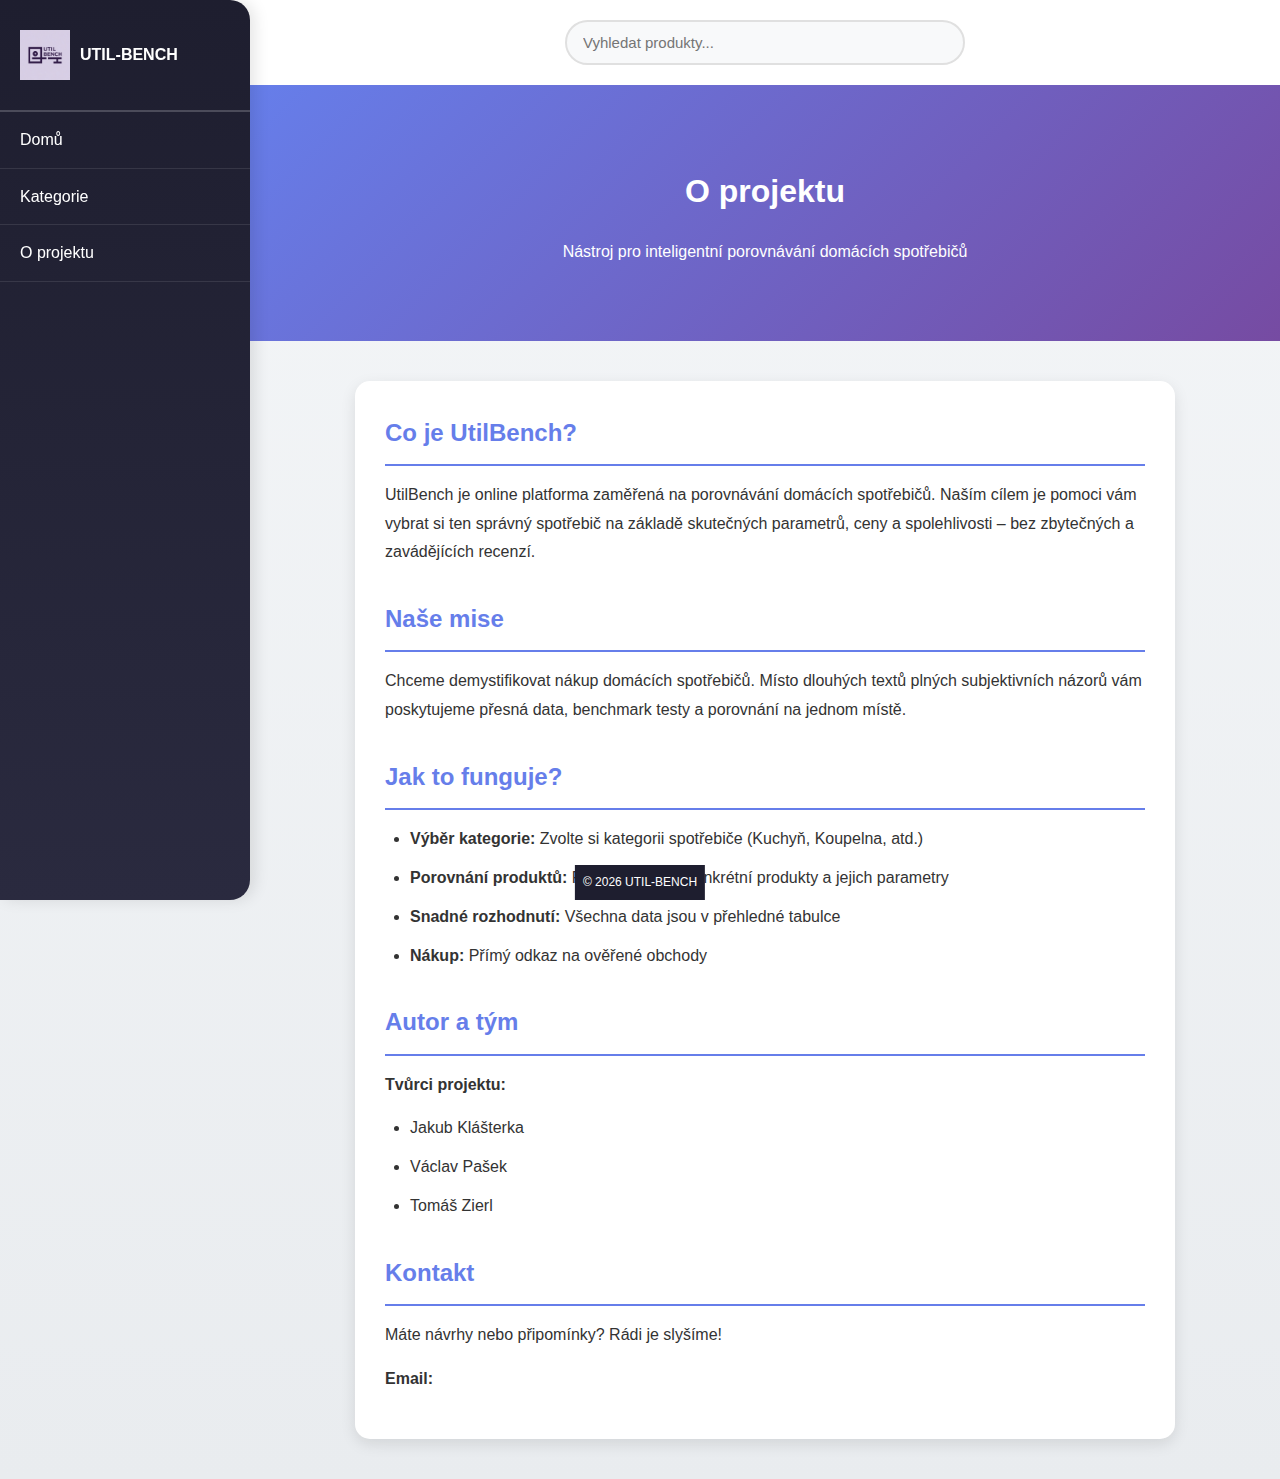
<file: frontend/o-projektu.html>
<!DOCTYPE html>
<html lang="cs">
<meta author="Jakub Klášterka, Václav Pašek, Tomáš Zierl, Tadeáš Pokora, Štěpán Žítek">
<head>
    <meta charset="UTF-8">
    <title>UtilBench - O projektu</title>
    <link rel="stylesheet" href="style.css">
</head>
<body>
<div class="container">
<header>
    <div class="logo-container">
        <img src="logo.jpg" alt="UTIL-BENCH Logo" class="logo-img">
        <div class="logo">UTIL-BENCH</div>
    </div>
    <nav>
        <a href="index.html">Domů</a>
        <a href="kategorie.html">Kategorie</a>
        <a href="o-projektu.html">O projektu</a>
    </nav>
</header>

<main>
<div class="global-search-bar">
    <div class="search-box">
        <input type="text" id="searchInput" placeholder="Vyhledat produkty...">
        <div id="searchResults"></div>
    </div>
</div>
<section class="hero">
    <h1>O projektu</h1>
    <p>Nástroj pro inteligentní porovnávání domácích spotřebičů</p>
</section>

<section class="about">
    <div class="about-content">
        <h2>Co je UtilBench?</h2>
        <p>UtilBench je online platforma zaměřená na porovnávání domácích spotřebičů. 
           Naším cílem je pomoci vám vybrat si ten správný spotřebič na základě skutečných parametrů, ceny a spolehlivosti – bez zbytečných a zavádějících recenzí.</p>
        
        <h2>Naše mise</h2>
        <p>Chceme demystifikovat nákup domácích spotřebičů. Místo dlouhých textů plných subjektivních názorů vám poskytujeme přesná data, benchmark testy a porovnání na jednom místě.</p>
        
        <h2>Jak to funguje?</h2>
        <ul>
            <li><strong>Výběr kategorie:</strong> Zvolte si kategorii spotřebiče (Kuchyň, Koupelna, atd.)</li>
            <li><strong>Porovnání produktů:</strong> Podívejte se na konkrétní produkty a jejich parametry</li>
            <li><strong>Snadné rozhodnutí:</strong> Všechna data jsou v přehledné tabulce</li>
            <li><strong>Nákup:</strong> Přímý odkaz na ověřené obchody</li>
        </ul>
        
        <h2>Autor a tým</h2>
        <p><strong>Tvůrci projektu:</strong></p>
        <ul>
            <li>Jakub Klášterka</li>
            <li>Václav Pašek</li>
            <li>Tomáš Zierl</li>
        </ul>
        <h2>Kontakt</h2>
        <p>Máte návrhy nebo připomínky? Rádi je slyšíme!</p>
        <p><strong>Email:</strong></p>
    </div>
</section>

<footer>
    <p>© 2026 UTIL-BENCH</p>
</footer>
</main>
</div>

<script>
const products = [
    { name: 'Samsung MW3500', link: 'mikrovlnky.html', category: 'Mikrovlnky' },
    { name: 'LG F4WV3496AD', link: 'pracky.html', category: 'Pračky' }
];

document.getElementById('searchInput').addEventListener('input', function() {
    const query = this.value.toLowerCase();
    const resultsDiv = document.getElementById('searchResults');
    if (query === '') {
        resultsDiv.innerHTML = '';
        return;
    }
    const filtered = products.filter(p => p.name.toLowerCase().includes(query));
    resultsDiv.innerHTML = filtered.map(p => `<div><a href="${p.link}">${p.name} - ${p.category}</a></div>`).join('');
});
</script>

</body>
</html>
</file>
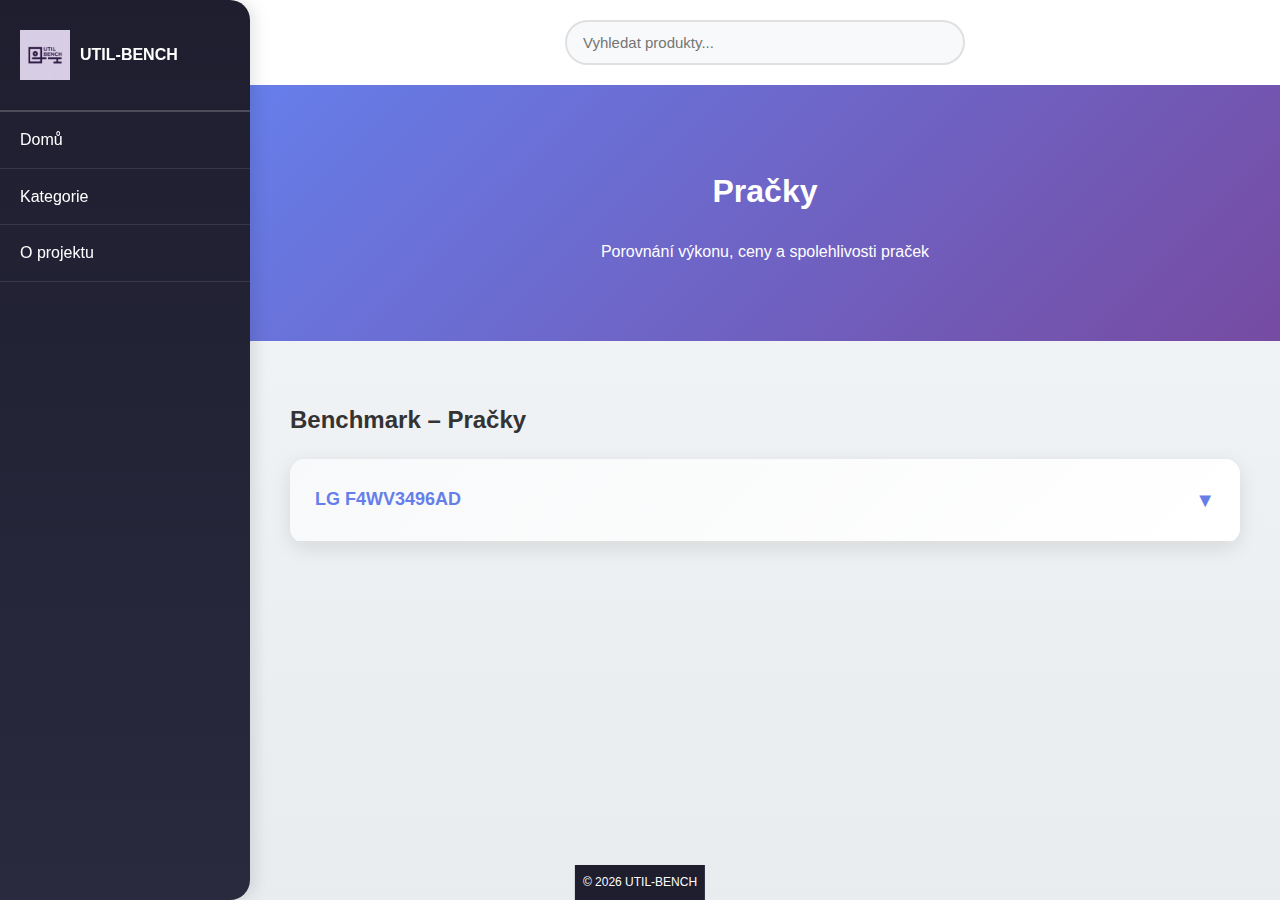
<file: frontend/pracky.html>
<!DOCTYPE html>
<html lang="cs">
<meta author="Jakub Klášterka, Václav Pašek, Tomáš Zierl, Tadeáš Pokora, Štěpán Žítek">
<head>
    <meta charset="UTF-8">
    <title>UtilBench - Pračky</title>
    <link rel="stylesheet" href="style.css">
</head>
<body>
<div class="container">
<header>
    <div class="logo-container">
        <img src="logo.jpg" alt="UTIL-BENCH Logo" class="logo-img">
        <div class="logo">UTIL-BENCH</div>
    </div>
    <nav>
        <a href="index.html">Domů</a>
        <a href="kategorie.html">Kategorie</a>
        <a href="o-projektu.html">O projektu</a>
    </nav>
</header>

<main>
<div class="global-search-bar">
    <div class="search-box">
        <input type="text" id="searchInput" placeholder="Vyhledat produkty...">
        <div id="searchResults"></div>
    </div>
</div>
<section class="hero">
    <h1>Pračky</h1>
    <p>Porovnání výkonu, ceny a spolehlivosti praček</p>
</section>

<section class="benchmark">
    <h2>Benchmark – Pračky</h2>

    <div class="products-container">
        <div class="card" onclick="toggleCard(this)">
            <div class="card-header">
                <h3>LG F4WV3496AD</h3>
                <span class="toggle-icon">▼</span>
            </div>
            <p class="card-description">Velká kapacita, efektivní praní, odolná a spolehlivá</p>
            <div class="card-content">
                <div class="card-specs">
                    <table>
                        <tr>
                            <th>Kapacita</th>
                            <td>9 kg</td>
                        </tr>
                        <tr>
                            <th>Doba praní</th>
                            <td>52 min</td>
                        </tr>
                        <tr>
                            <th>Spotřeba vody</th>
                            <td>48 L</td>
                        </tr>
                        <tr>
                            <th>Spolehlivost</th>
                            <td>9 / 10</td>
                        </tr>
                        <tr>
                            <th>Cena</th>
                            <td>12 490 Kč</td>
                        </tr>
                    </table>
                    <a class="buy" href="#">Nejlevnější ověřený obchod</a>
                </div>
            </div>
        </div>
    </div>

</section>

<footer>
    <p>© 2026 UTIL-BENCH</p>
</footer>
</main>
</div>

<script>
function toggleCard(element) {
    element.classList.toggle('expanded');
}

const products = [
    { name: 'Samsung MW3500', link: 'mikrovlnky.html', category: 'Mikrovlnky' },
    { name: 'LG F4WV3496AD', link: 'pracky.html', category: 'Pračky' }
];

document.getElementById('searchInput').addEventListener('input', function() {
    const query = this.value.toLowerCase();
    const resultsDiv = document.getElementById('searchResults');
    if (query === '') {
        resultsDiv.innerHTML = '';
        return;
    }
    const filtered = products.filter(p => p.name.toLowerCase().includes(query));
    resultsDiv.innerHTML = filtered.map(p => `<div><a href="${p.link}">${p.name} - ${p.category}</a></div>`).join('');
});
</script>

</body>
</html>
</file>
<file: frontend/style.css>
* {
    box-sizing: border-box;
    font-family: Arial, sans-serif;
}

body {
    margin: 0;
    background: linear-gradient(to bottom, #f4f6f8, #e9ecef);
    color: #333;
    line-height: 1.6;
}

.container {
    display: flex;
    min-height: 100vh;
}

/* HEADER - SIDEBAR */
header {
    background: linear-gradient(to bottom, #1e1e2f, #2a2a3f);
    color: white;
    width: 250px;
    padding: 30px 0;
    display: flex;
    flex-direction: column;
    position: fixed;
    height: 100vh;
    left: 0;
    top: 0;
    box-shadow: 5px 0 15px rgba(0,0,0,0.1);
    border-radius: 0 20px 20px 0;
}

header .logo-container {
    padding: 0 20px 30px 20px;
    border-bottom: 2px solid rgba(255,255,255,0.2);
    display: flex;
    align-items: center;
    gap: 10px;
}

header .logo-img {
    width: 50px;
    height: 50px;
    object-fit: contain;
}

header .logo {
    font-weight: bold;
    font-size: 16px;
}

header nav {
    display: flex;
    flex-direction: column;
}

header a {
    color: white;
    text-decoration: none;
    padding: 15px 20px;
    border-bottom: 1px solid rgba(255,255,255,0.1);
    transition: background 0.3s;
}

header a:hover {
    background: rgba(255,255,255,0.1);
}

main {
    margin-left: 250px;
    flex: 1;
}

/* GLOBAL SEARCH BAR */
.global-search-bar {
    background: white;
    padding: 20px 40px;
    box-shadow: 0 2px 10px rgba(0,0,0,0.08);
    margin: 0 -40px;
    padding: 20px 40px;
}

.global-search-bar .search-box {
    max-width: 600px;
    margin: 0 auto;
    position: relative;
}

.global-search-bar #searchInput {
    width: 100%;
    padding: 12px 16px;
    border: 2px solid #e0e0e0;
    border-radius: 25px;
    font-size: 15px;
    transition: all 0.3s ease;
    background: #f8f9fa;
}

.global-search-bar #searchInput:focus {
    outline: none;
    border-color: #667eea;
    background: white;
    box-shadow: 0 0 0 3px rgba(102, 126, 234, 0.1);
}

.global-search-bar #searchResults {
    position: absolute;
    top: 100%;
    left: 50%;
    transform: translateX(-50%);
    width: 600px;
    max-width: calc(100% - 80px);
    margin-top: 8px;
    z-index: 1001;
}

.global-search-bar #searchResults div {
    background: white;
    padding: 12px 16px;
    margin-bottom: 4px;
    border-radius: 8px;
    box-shadow: 0 2px 8px rgba(0,0,0,0.1);
    border-left: 3px solid #667eea;
}

.global-search-bar #searchResults a {
    text-decoration: none;
    color: #333;
    font-weight: 500;
}

.global-search-bar #searchResults a:hover {
    color: #667eea;
}

/* HERO */
.hero {
    padding: 60px;
    text-align: center;
    background: linear-gradient(135deg, #667eea, #764ba2);
    color: white;
}

/* CATEGORIES */
.categories {
    padding: 40px;
    text-align: center;
}

.search-box {
    text-align: center;
    margin-bottom: 20px;
}

#searchInput {
    padding: 12px 16px;
    width: 100%;
    max-width: 400px;
    border: 2px solid #e0e0e0;
    border-radius: 25px;
    font-size: 15px;
    background: #f8f9fa;
    transition: all 0.3s ease;
}

#searchInput:focus {
    outline: none;
    border-color: #667eea;
    background: white;
    box-shadow: 0 0 0 3px rgba(102, 126, 234, 0.1);
}

#searchResults {
    margin-top: 20px;
    text-align: left;
    max-width: 400px;
    margin-left: auto;
    margin-right: auto;
}

#searchResults div {
    background: white;
    padding: 10px;
    margin-bottom: 5px;
    border-radius: 8px;
    box-shadow: 0 2px 5px rgba(0,0,0,0.1);
}

#searchResults a {
    text-decoration: none;
    color: #667eea;
    font-weight: bold;
}

.category-grid {
    display: flex;
    justify-content: center;
    gap: 20px;
    flex-wrap: wrap;
}

.category-item {
    flex: 1;
    max-width: 250px;
}

.category-image {
    width: 100%;
    height: 150px;
    object-fit: cover;
    border-radius: 15px 15px 0 0;
    display: block;
    margin-bottom: 10px;
}

.category {
    background: white;
    padding: 20px;
    border-radius: 15px;
    font-weight: bold;
    box-shadow: 0 5px 15px rgba(0,0,0,0.1);
    display: flex;
    justify-content: space-between;
    align-items: center;
    cursor: pointer;
    transition: transform 0.3s, box-shadow 0.3s;
}

.category:hover {
    transform: translateY(-5px);
    box-shadow: 0 8px 20px rgba(0,0,0,0.15);
}

.category .toggle {
    font-size: 12px;
    margin-left: 10px;
}

.subcategories {
    max-height: 0;
    overflow: hidden;
    transition: max-height 0.3s ease-out;
}

.subcategories.open {
    max-height: 200px;
}

.subcategory {
    display: block;
    background: #f4f6f8;
    padding: 12px 15px;
    margin-top: 5px;
    border-radius: 8px;
    text-decoration: none;
    color: #333;
    border-left: 3px solid #667eea;
    transition: background 0.3s;
}

.subcategory:hover {
    background: #e8ecf0;
}

/* PRODUCTS */
.products {
    padding: 40px;
}

.product-grid {
    display: grid;
    grid-template-columns: repeat(auto-fit, minmax(250px, 1fr));
    gap: 25px;
    margin-top: 20px;
}

.product-card {
    background: white;
    padding: 25px;
    border-radius: 15px;
    box-shadow: 0 5px 15px rgba(0,0,0,0.1);
    text-decoration: none;
    color: #333;
    transition: transform 0.3s, box-shadow 0.3s;
    display: flex;
    flex-direction: column;
}

.product-card:hover {
    transform: translateY(-8px);
    box-shadow: 0 12px 25px rgba(0,0,0,0.15);
}

.product-card h3 {
    margin-top: 0;
    color: #667eea;
    font-size: 18px;
}

.product-card p {
    color: #666;
    flex: 1;
    margin: 10px 0;
    font-size: 14px;
}

.product-card button {
    background: #667eea;
    color: white;
    border: none;
    padding: 10px 15px;
    border-radius: 8px;
    cursor: pointer;
    font-weight: bold;
    transition: background 0.3s;
}

.product-card button:hover {
    background: #5a67d8;
}

/* ABOUT */
.about {
    padding: 40px;
    max-width: 900px;
    margin: 0 auto;
}

.about-content {
    background: white;
    padding: 30px;
    border-radius: 15px;
    box-shadow: 0 5px 15px rgba(0,0,0,0.1);
    line-height: 1.8;
}

.about-content h2 {
    color: #667eea;
    margin-top: 30px;
    margin-bottom: 15px;
    border-bottom: 2px solid #667eea;
    padding-bottom: 10px;
}

.about-content h2:first-child {
    margin-top: 0;
}

.about-content p {
    color: #333;
    margin: 15px 0;
}

.about-content ul {
    color: #333;
    margin: 15px 0;
    padding-left: 25px;
}

.about-content li {
    margin: 10px 0;
}

/* BENCHMARK */
.benchmark {
    padding: 40px;
}

.products-container {
    display: grid;
    grid-template-columns: repeat(auto-fit, minmax(300px, 1fr));
    gap: 20px;
    max-width: 1200px;
    margin: 0 auto;
}

.card {
    background: white;
    border-radius: 15px;
    box-shadow: 0 5px 20px rgba(0,0,0,0.1);
    overflow: hidden;
    transition: all 0.3s ease;
    cursor: pointer;
}

.card:hover {
    box-shadow: 0 8px 25px rgba(0,0,0,0.15);
    transform: translateY(-2px);
}

.card-header {
    padding: 25px;
    background: linear-gradient(135deg, #f8f9fa, #ffffff);
    border-bottom: 2px solid #e0e0e0;
    display: flex;
    justify-content: space-between;
    align-items: center;
}

.card-header h3 {
    margin: 0;
    color: #667eea;
    font-size: 18px;
    flex: 1;
}

.card-header .toggle-icon {
    font-size: 20px;
    color: #667eea;
    transition: transform 0.3s ease;
}

.card.expanded .card-header .toggle-icon {
    transform: rotate(180deg);
}

.card-description {
    padding: 0 25px;
    font-size: 14px;
    color: #666;
    margin: 0;
    display: none;
}

.card.expanded .card-description {
    display: block;
    padding: 10px 25px;
}

.card-content {
    max-height: 0;
    overflow: hidden;
    transition: max-height 0.3s ease;
}

.card.expanded .card-content {
    max-height: 500px;
}

.card-specs {
    padding: 25px;
}

.card-specs table {
    width: 100%;
}

.card-specs th,
.card-specs td {
    text-align: left;
    padding: 10px 0;
    border-bottom: 1px solid #f0f0f0;
}

.card-specs th {
    color: #333;
    font-weight: 600;
    width: 50%;
}

.card-specs td {
    color: #666;
}

.card .buy {
    display: block;
    margin: 15px 25px 25px;
    text-align: center;
    padding: 10px;
    background: #667eea;
    color: white;
    text-decoration: none;
    border-radius: 8px;
    transition: background 0.3s;
}

.card .buy:hover {
    background: #5a67d8;
}

table {
    width: 100%;
    border-collapse: collapse;
}

th, td {
    text-align: left;
    padding: 8px;
    border-bottom: 1px solid #ddd;
}

.buy {
    display: block;
    margin-top: 15px;
    text-align: center;
    padding: 10px;
    background: #667eea;
    color: white;
    text-decoration: none;
    border-radius: 8px;
}

/* FOOTER */
footer {
    text-align: center;
    padding: 8px;
    background: #1e1e2f;
    color: white;
    position: fixed;
    bottom: 0;
    left: 50%;
    transform: translateX(-50%);
    width: auto;
    font-size: 12px;
}

footer p {
    margin: 0;
}
</file>
